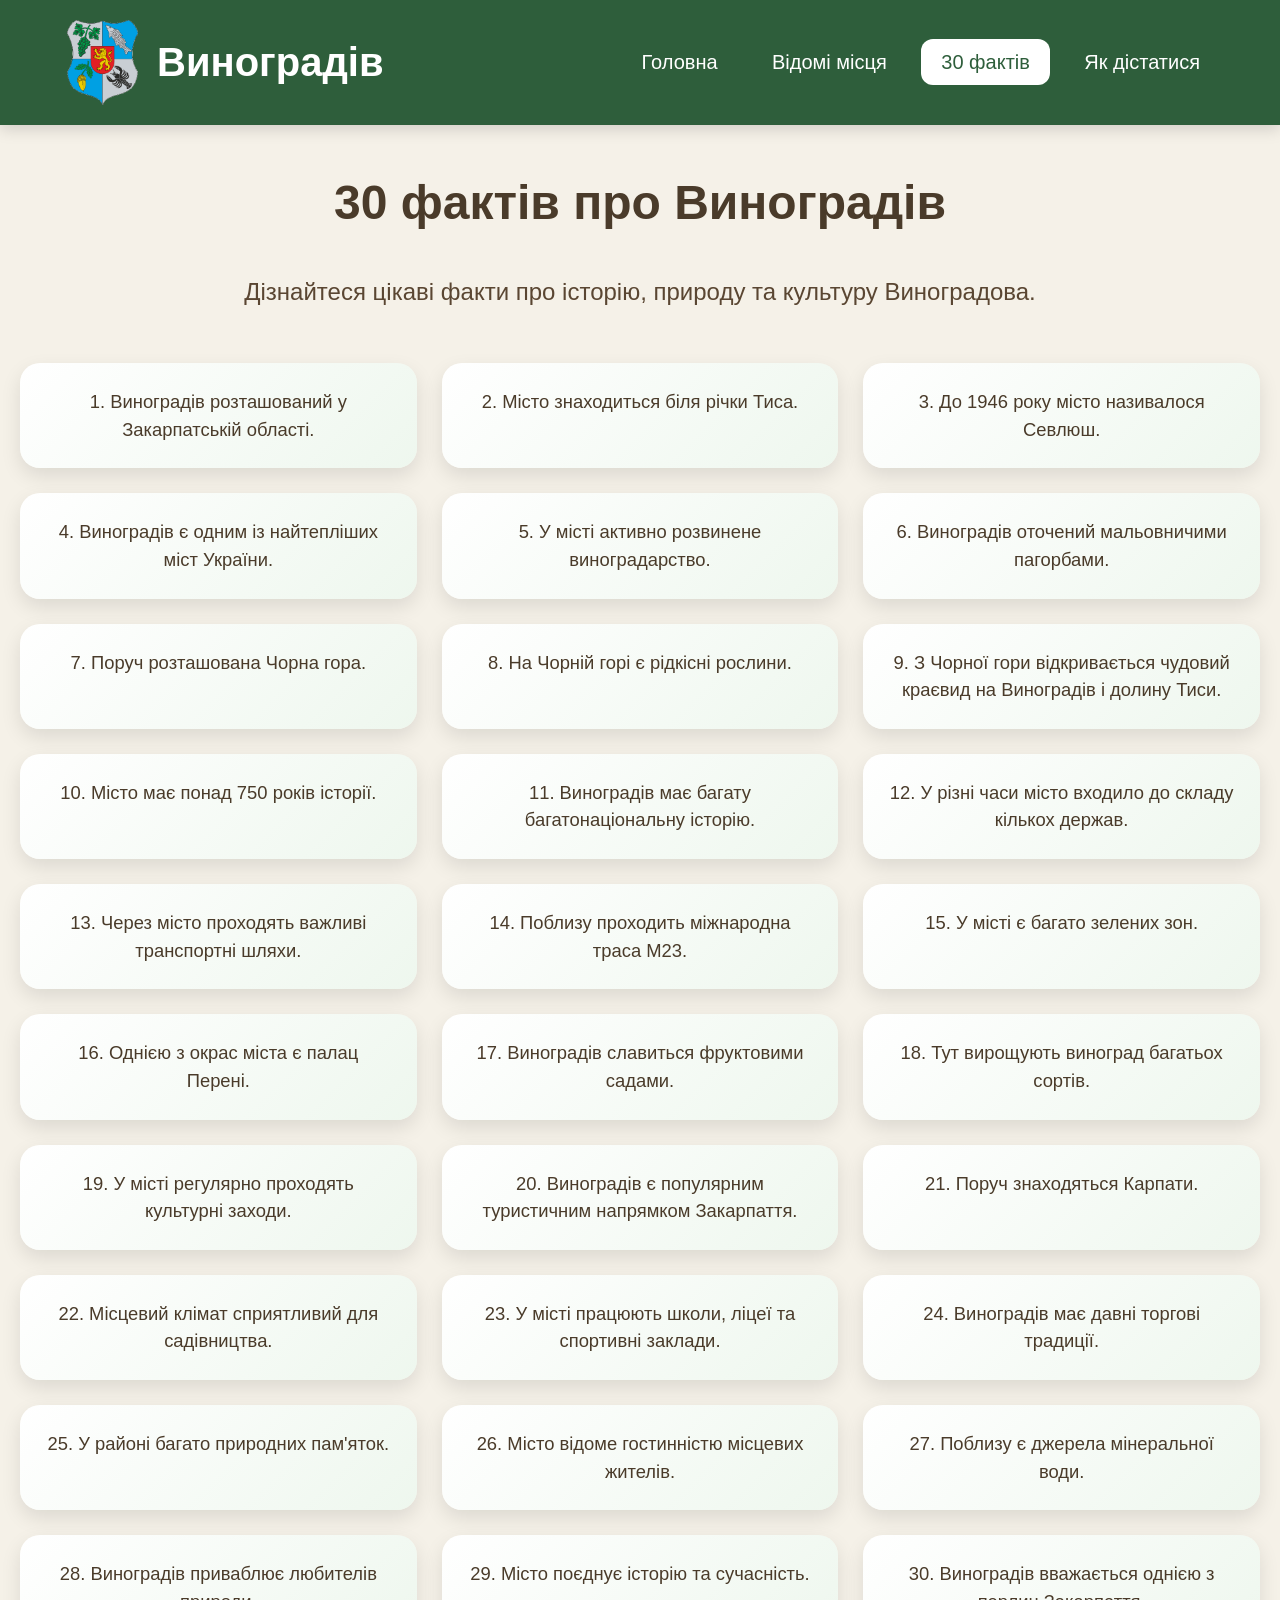
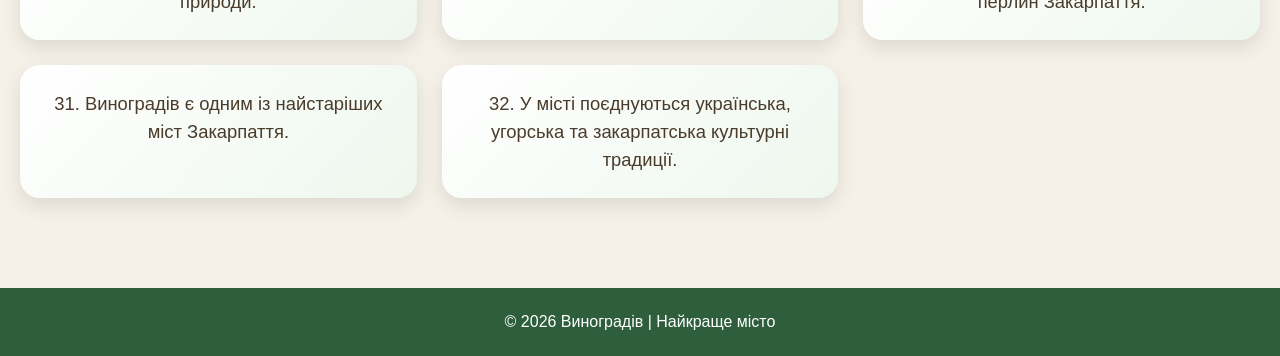
<file: facts.html>
<!DOCTYPE html>
<html lang="uk">
<head>
    <meta charset="UTF-8">
    <meta name="viewport" content="width=device-width, initial-scale=1.0">
    <title>Виноградів | 30 факів</title>
    <link rel="stylesheet" href="style.css">
</head>
<body>

<header class="navbar">
    <div class="logo">
        <img src="img/Vynogradiv_gerb.png" alt="Герб Виноградова">
        <h1>Виноградів</h1>
    </div>

    <nav class="nav-menu">
        <a href="index.html">Головна</a>
        <a href="places.html">Відомі місця</a>
        <a href="facts.html" class="active">30 фактів</a>
        <a href="route.html">Як дістатися</a>
    </nav>
</header>

<section class="facts-section">
    <h1>30 фактів про Виноградів</h1>

    <p class="facts-intro">
        Дізнайтеся цікаві факти про історію, природу та культуру Виноградова.
    </p>

    <div class="facts-grid">

        <div class="fact-card">1. Виноградів розташований у Закарпатській області.</div>
        <div class="fact-card">2. Місто знаходиться біля річки Тиса.</div>
        <div class="fact-card">3. До 1946 року місто називалося Севлюш.</div>
        <div class="fact-card">4. Виноградів є одним із найтепліших міст України.</div>
        <div class="fact-card">5. У місті активно розвинене виноградарство.</div>
        <div class="fact-card">6. Виноградів оточений мальовничими пагорбами.</div>
        <div class="fact-card">7. Поруч розташована Чорна гора.</div>
        <div class="fact-card">8. На Чорній горі є рідкісні рослини.</div>
        <div class="fact-card">9. З Чорної гори відкривається чудовий краєвид на Виноградів і долину Тиси.</div>
        <div class="fact-card">10. Місто має понад 750 років історії.</div>
        <div class="fact-card">11. Виноградів має багату багатонаціональну історію.</div>
        <div class="fact-card">12. У різні часи місто входило до складу кількох держав.</div>
        <div class="fact-card">13. Через місто проходять важливі транспортні шляхи.</div>
        <div class="fact-card">14. Поблизу проходить міжнародна траса М23.</div>
        <div class="fact-card">15. У місті є багато зелених зон.</div>
        <div class="fact-card">16. Однією з окрас міста є палац Перені.</div>
        <div class="fact-card">17. Виноградів славиться фруктовими садами.</div>
        <div class="fact-card">18. Тут вирощують виноград багатьох сортів.</div>
        <div class="fact-card">19. У місті регулярно проходять культурні заходи.</div>
        <div class="fact-card">20. Виноградів є популярним туристичним напрямком Закарпаття.</div>
        <div class="fact-card">21. Поруч знаходяться Карпати.</div>
        <div class="fact-card">22. Місцевий клімат сприятливий для садівництва.</div>
        <div class="fact-card">23. У місті працюють школи, ліцеї та спортивні заклади.</div>
        <div class="fact-card">24. Виноградів має давні торгові традиції.</div>
        <div class="fact-card">25. У районі багато природних пам'яток.</div>
        <div class="fact-card">26. Місто відоме гостинністю місцевих жителів.</div>
        <div class="fact-card">27. Поблизу є джерела мінеральної води.</div>
        <div class="fact-card">28. Виноградів приваблює любителів природи.</div>
        <div class="fact-card">29. Місто поєднує історію та сучасність.</div>
        <div class="fact-card">30. Виноградів вважається однією з перлин Закарпаття.</div>
        <div class="fact-card">31. Виноградів є одним із найстаріших міст Закарпаття.</div>
        <div class="fact-card">32. У місті поєднуються українська, угорська та закарпатська культурні традиції.</div>

    </div>
</section>

<footer class="footer">
    <p>© 2026 Виноградів | Найкраще місто</p>
</footer>

</body>
</html>
</file>
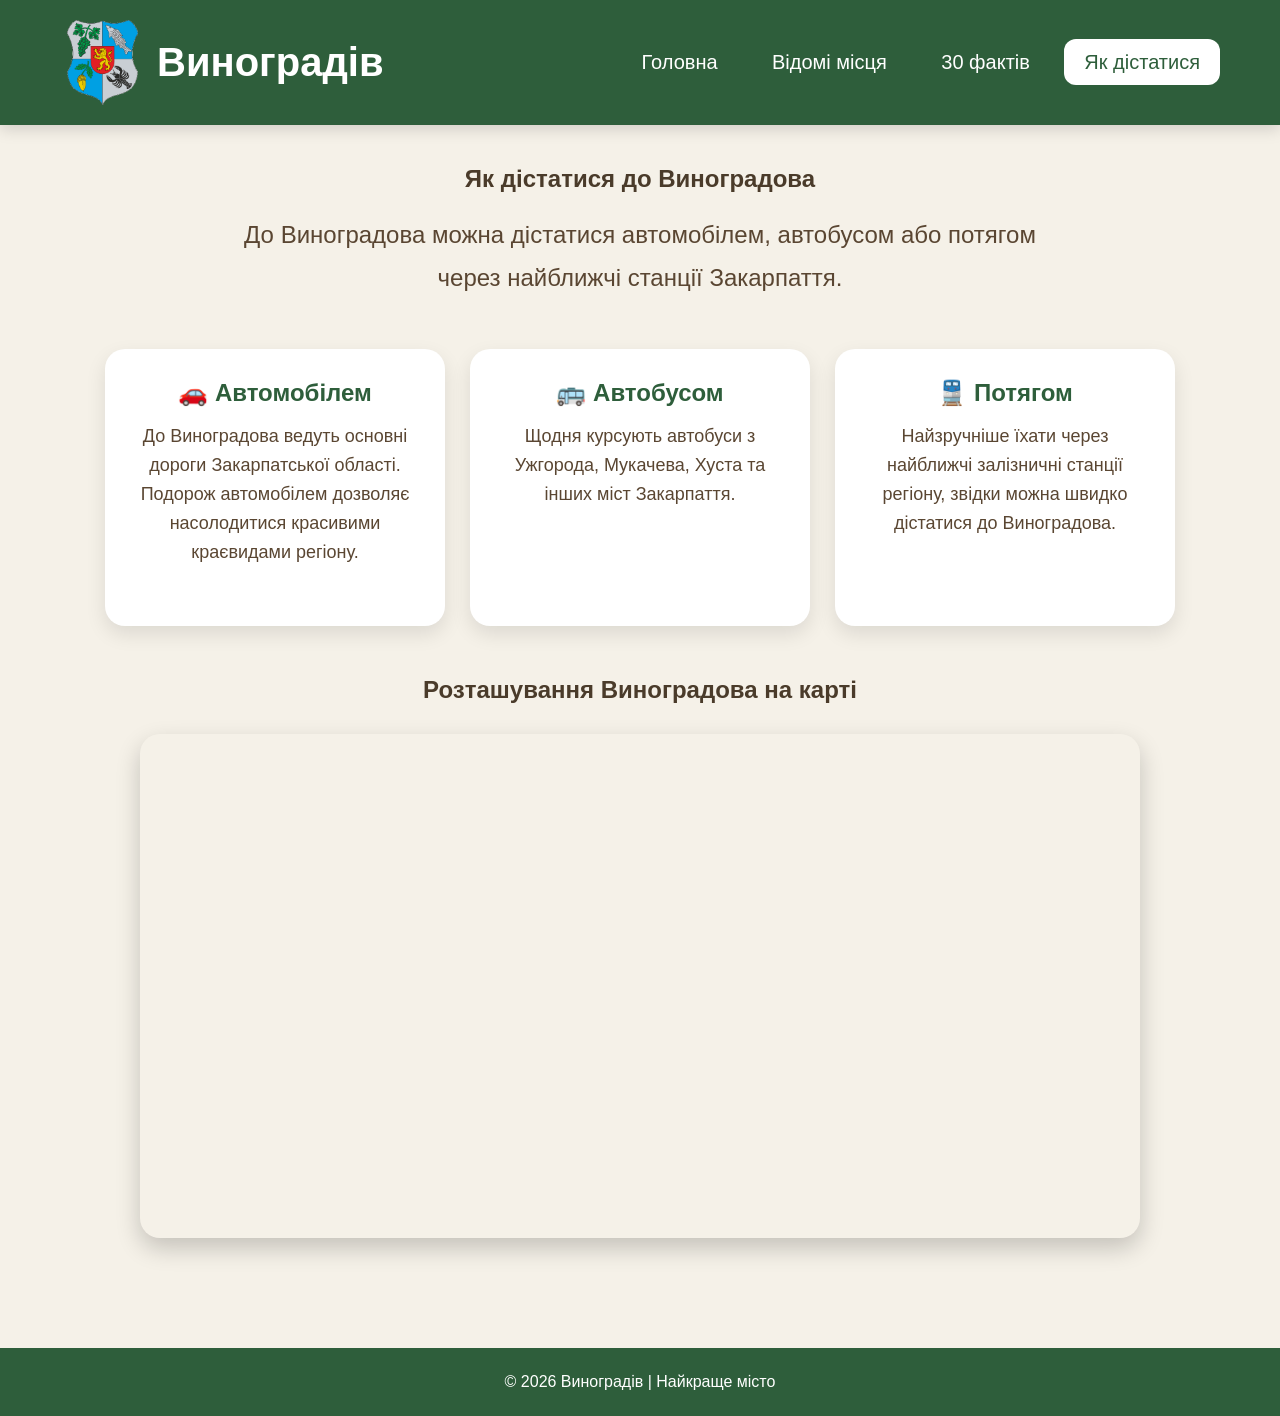
<file: route.html>
<!DOCTYPE html>
<html lang="uk">
<head>
    <meta charset="UTF-8">
    <meta name="viewport" content="width=device-width, initial-scale=1.0">
    <title>Виноградів | Як дістатися</title>
    <link rel="stylesheet" href="style.css">
</head>
<body>

<header class="navbar">
    <div class="logo">
        <img src="img/Vynogradiv_gerb.png" alt="Герб Виноградова">
        <h1>Виноградів</h1>
    </div>

    <nav class="nav-menu">
        <a href="index.html">Головна</a>
        <a href="places.html">Відомі місця</a>
        <a href="facts.html">30 фактів</a>
        <a href="route.html" class="active">Як дістатися</a>
    </nav>
</header>

<section class="route">
    <h1>Як дістатися до Виноградова</h1>

    <p>
        До Виноградова можна дістатися автомобілем,
        автобусом або потягом через найближчі станції Закарпаття.
    </p>

    <div class="transport-info">

        <section class="route-info">

    <div class="transport-card">
        <h2>🚗 Автомобілем</h2>
        <p>
            До Виноградова ведуть основні дороги Закарпатської області.
            Подорож автомобілем дозволяє насолодитися красивими краєвидами регіону.
        </p>
    </div>

    <div class="transport-card">
        <h2>🚌 Автобусом</h2>
        <p>
            Щодня курсують автобуси з Ужгорода, Мукачева, Хуста та інших міст Закарпаття.
        </p>
    </div>

    <div class="transport-card">
        <h2>🚆 Потягом</h2>
        <p>
            Найзручніше їхати через найближчі залізничні станції регіону,
            звідки можна швидко дістатися до Виноградова.
        </p>
    </div>

</section>
    <h2 style="margin-top:40px;">Розташування Виноградова на карті</h2>

   <div class="map-container">
    <iframe
        src="https://www.google.com/maps?q=Виноградів,Закарпатська+область&output=embed"
        allowfullscreen=""
        loading="lazy">
    </iframe>
</div>
</section>

<footer class="footer">
    <p>© 2026 Виноградів | Найкраще місто</p>
</footer>

</body>
</html>
</file>
<file: style.css>
:root {
    --bg: #F5F1E8;
    --green-dark: #2E5E3B;
    --green-light: #7BAE7F;
    --text: #4A3B2A;
    --white: #FFFFFF;
    --grape: #7A3E65;
}

* {
    margin: 0;
    padding: 0;
    box-sizing: border-box;
}

body {
    background-color: var(--bg);
    color: var(--text);
    font-family: Arial, sans-serif;
}

/* ===== HEADER ===== */

.navbar {
    background: var(--green-dark);
    display: flex;
    justify-content: space-between;
    align-items: center;
    padding: 20px 60px;
    box-shadow: 0 4px 15px rgba(0,0,0,0.15);
    position: sticky;
    top: 0;
    z-index: 1000;
}

.logo {
    display: flex;
    align-items: center;
    gap: 12px;
}

.logo img {
    width: 85px;
    height: 85px;
    object-fit: contain;
}

.logo h1 {
    color: white;
    font-size: 2.5rem;
}

.nav-menu a{
    color:white;
    text-decoration:none;
    padding:12px 20px;
    border-radius:12px;
    margin-left:10px;
    font-size:20px;
    transition:0.3s;
}

.nav-menu a:hover{
    background:white;
    color:#2E5E3B;
    transform:translateY(-3px);
}

.nav-menu a.active{
    background:white;
    color:#2E5E3B;
}

/* ===== BUTTON ===== */

.btn {
    display: inline-block;
    padding: 12px 25px;
    background-color: #5b21b6;
    color: white;
    text-decoration: none;
    border-radius: 10px;
    transition: all 0.3s ease;
}

.btn:hover {
    background-color: #a855f7;
    transform: scale(1.05);
}

/* ===== HERO ===== */

.hero {
    min-height: 80vh;
    display: flex;
    justify-content: center;
    align-items: center;
    text-align: center;
    padding: 20px;
}

.hero-content h1 {
    font-size: 56px;
    color: var(--green-dark);
    margin-bottom: 20px;
}

.hero-content p {
    font-size: 22px;
    max-width: 800px;
    margin: 0 auto 30px;
}

/* ===== STATS ===== */

.stats{
    display:flex;
    justify-content:center;
    gap:25px;
    flex-wrap:wrap;
    padding:60px 20px;
}

.stat-box{
    width:430px;
    min-height:190px;
    border-radius:30px;
    padding:30px;
    display:flex;
    align-items:center;
    gap:25px;
    box-shadow:0 15px 35px rgba(0,0,0,0.12);
    transition:0.3s;
}

.stat-box:hover{
    transform:translateY(-8px);
}

.green{
    background:linear-gradient(135deg,#e6f8df,#d6f0c9);
}

.purple{
    background:linear-gradient(135deg,#efe8ff,#e2d7ff);
}

.orange{
    background:linear-gradient(135deg,#fff1d9,#ffe4ad);
}

.icon{
    width:90px;
    height:90px;
    border-radius:50%;
    display:flex;
    justify-content:center;
    align-items:center;
    font-size:45px;
    color:white;
    flex-shrink:0;
}

.green .icon{
    background:#2E5E3B;
}

.purple .icon{
    background:#6d28d9;
}

.orange .icon{
    background:#d97706;
}

.stat-content h3{
    font-size:56px;
    margin-bottom:5px;
}

.green h3{
    color:#2E5E3B;
}

.purple h3{
    color:#6d28d9;
}

.orange h3{
    color:#d97706;
}

.stat-content h4{
    font-size:28px;
    margin-bottom:10px;
}

.stat-content p{
    font-size:18px;
    line-height:1.5;
}

/* ===== ABOUT ===== */

.about {
    padding: 80px 20px;
    text-align: center;
}

.about h2 {
    font-size: 40px;
    margin-bottom: 20px;
}

.about p {
    font-size: 20px;
    max-width: 900px;
    margin: auto;
}

/* ===== PLACES INTRO ===== */

.places-intro {
    max-width: 900px;
    margin: 0 auto 40px;
    text-align: center;
    font-size: 22px;
    line-height: 1.6;
}

/* ===== CARDS ===== */

.cards-section,
.places {
    padding: 80px 20px;
}

.cards-section h2,
.places h1 {
    text-align: center;
    font-size: 40px;
    margin-bottom: 40px;
}

.cards {
    display: grid;
    grid-template-columns: repeat(auto-fit, minmax(320px, 1fr));
    gap: 25px;
    max-width: 1200px;
    margin: auto;
}

.card {
    background: white;
    border-radius: 20px;
    overflow: hidden;
    box-shadow: 0 5px 15px rgba(0,0,0,0.15);
    transition: 0.3s;
    animation: fadeIn 1s ease;
}

.card:hover {
    transform: translateY(-8px);
}

.card img {
    width: 100%;
    height: 220px;
    object-fit: cover;
}

.card h2,
.card h3 {
    margin: 15px;
    color: var(--green-dark);
}

.card p {
    padding: 0 15px 20px;
}

/* ===== FACTS ===== */

.facts-section {
    text-align: center;
    padding: 50px 20px;
}

.route p,
.facts-section p{
    max-width: 900px;
    margin: 20px auto 50px;

    font-size: 24px;
    line-height: 1.8;
    text-align: center;

    color: #5a4632;
    font-weight: 500;
}

.facts-section h1 {
    font-size: 3rem;
    margin-bottom: 40px;
}

.facts-grid {
    display: grid;
    grid-template-columns: repeat(auto-fit, minmax(320px, 1fr));
    gap: 25px;
    max-width: 1400px;
    margin: 0 auto;
}

.fact-card {
    background: linear-gradient(135deg, #ffffff, #eef7ee);
    padding: 25px;
    border-radius: 20px;
    box-shadow: 0 8px 20px rgba(0,0,0,0.1);
    font-size: 1.15rem;
    line-height: 1.5;
    text-align: center;
    transition: 0.3s;
}

.fact-card:hover {
    transform: translateY(-8px);
    box-shadow: 0 12px 30px rgba(0,0,0,0.2);
}

/* ===== ROUTE ===== */

.route {
    text-align: center;
    padding: 40px 20px;
}

.route h1 {
    margin-bottom: 20px;
}

.route p {
    max-width: 800px;
    margin: 0 auto 30px;
}

.route-info {
    display: flex;
    justify-content: center;
    gap: 25px;
    flex-wrap: wrap;
    margin: 50px auto;
    max-width: 1200px;
}

.transport-card {
    background: white;
    width: 340px;
    padding: 30px;
    border-radius: 20px;
    text-align: center;
    box-shadow: 0 8px 20px rgba(0,0,0,0.1);
    transition: 0.3s;
}

.transport-card:hover {
    transform: translateY(-10px);
}

.transport-card h2 {
    color: var(--green-dark);
    margin-bottom: 15px;
}

.transport-card p {
    font-size: 18px;
    line-height: 1.6;
}

.map-container {
    width: 90%;
    max-width: 1000px;
    margin: 30px auto;
    border-radius: 20px;
    overflow: hidden;
    box-shadow: 0 10px 25px rgba(0,0,0,0.2);
}

.map-container iframe {
    width: 100%;
    height: 500px;
    border: none;
}

/* ===== FOOTER ===== */

.footer {
    background-color: var(--green-dark);
    color: white;
    text-align: center;
    padding: 25px;
    margin-top: 40px;
}

/* ===== ANIMATION ===== */

@keyframes fadeIn {
    from {
        opacity: 0;
        transform: translateY(30px);
    }
    to {
        opacity: 1;
        transform: translateY(0);
    }
}

/* ===== MOBILE ===== */

@media (max-width: 768px) {

    .navbar {
        flex-direction: column;
        text-align: center;
    }

    .nav-menu {
        margin-top: 15px;
    }

    .nav-menu a {
        display: block;
        margin: 10px 0;
    }

    .hero-content h1 {
        font-size: 38px;
    }

    .about h2,
    .cards-section h2,
    .places h1,
    .facts-section h1 {
        font-size: 32px;
    }

    .logo img {
        width: 65px;
        height: 65px;
    }

    .logo h1 {
        font-size: 2rem;
    }
}
</file>
